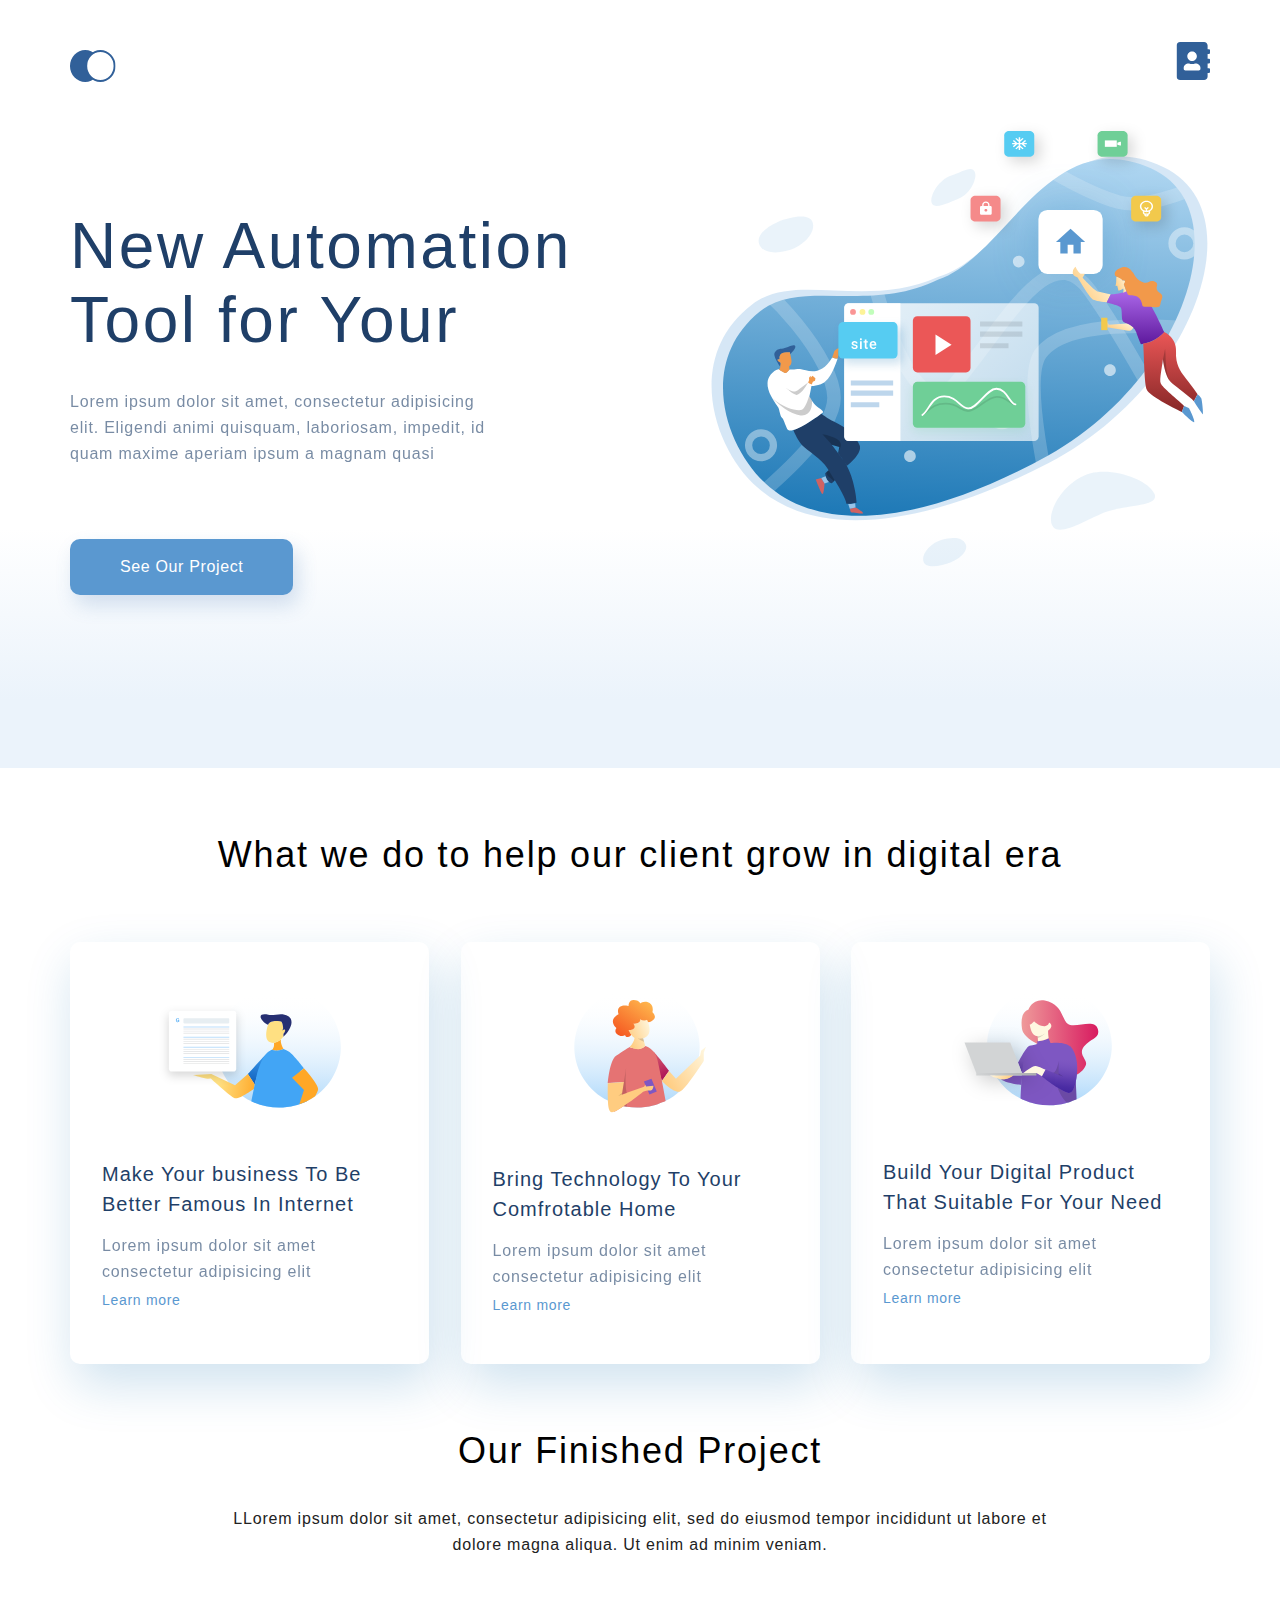
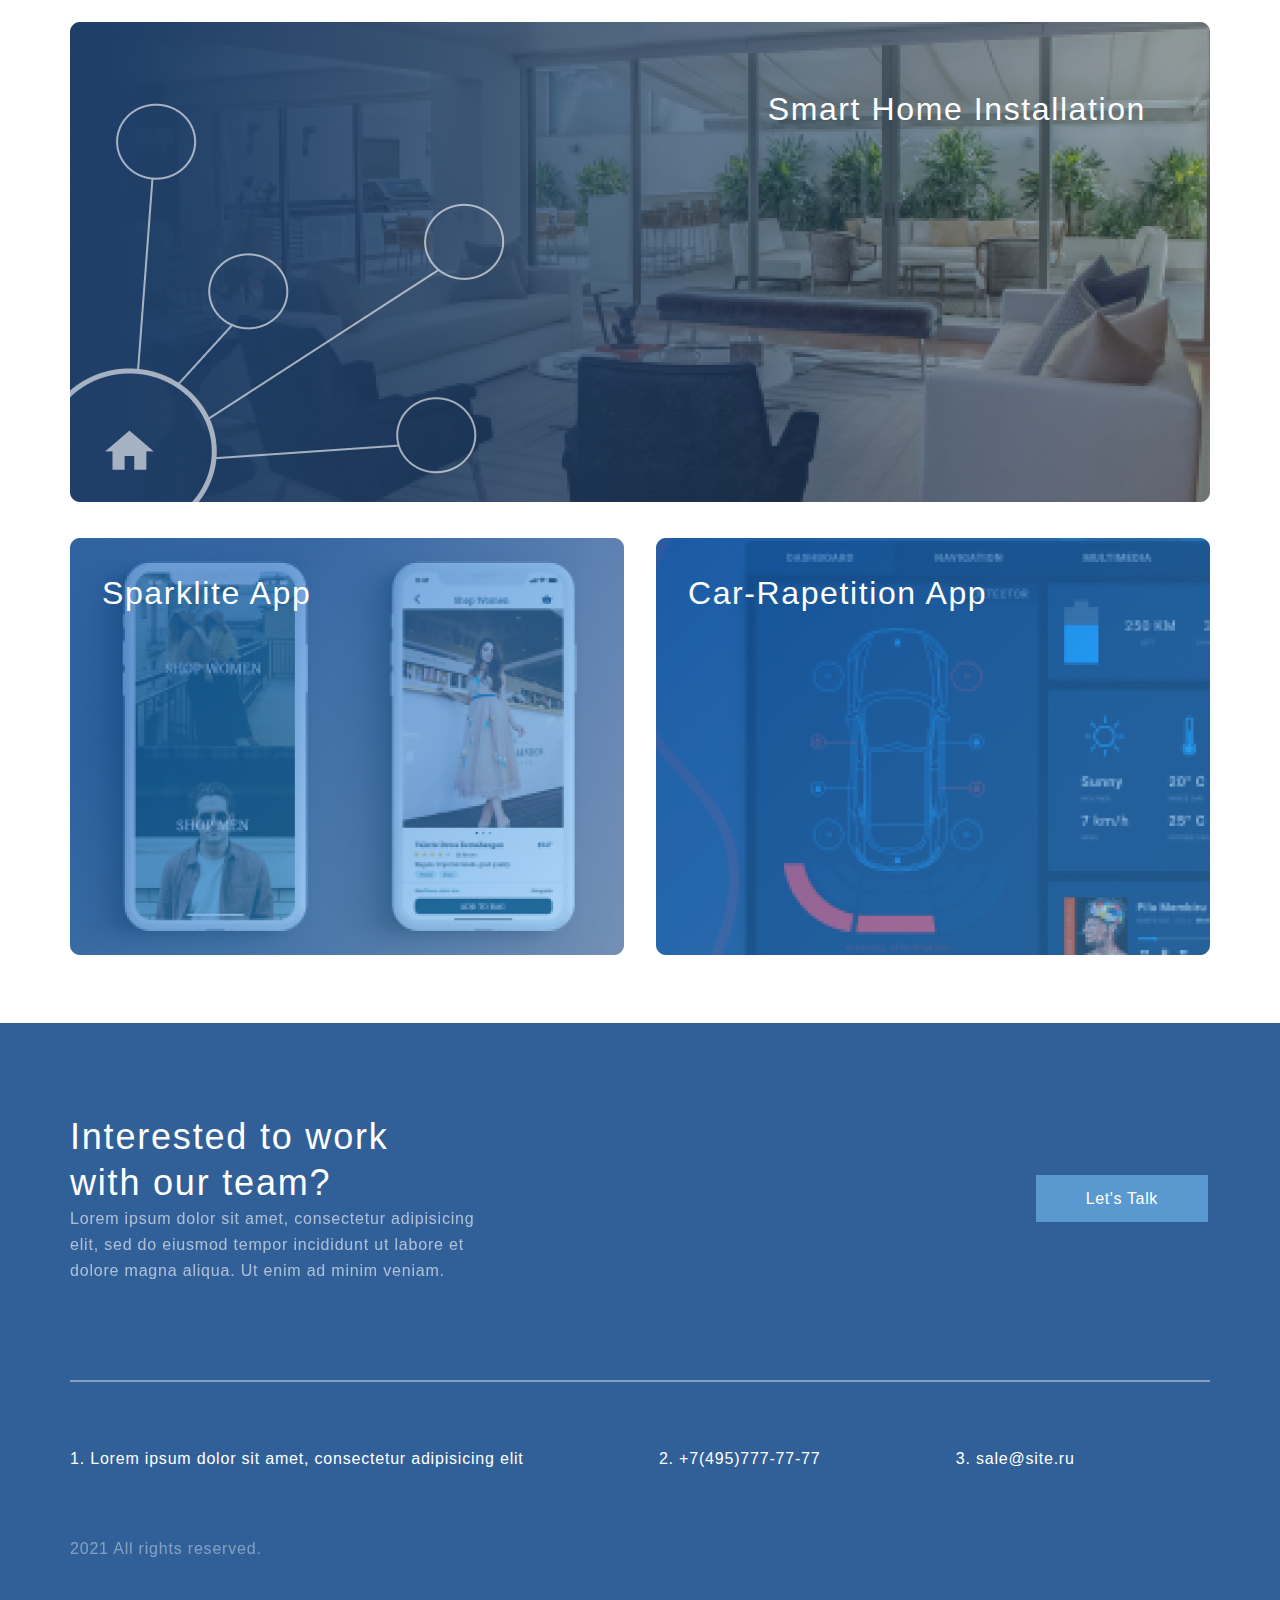
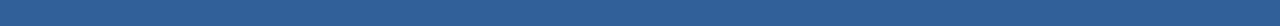
<file: index.html>
<!DOCTYPE html>
<html lang="en">

<head>
    <meta charset="UTF-8">
    <meta http-equiv="X-UA-Compatible" content="IE=edge">
    <meta name="viewport" content="width=device-width, initial-scale=1.0">
    <title>Site</title>
    <link rel="stylesheet" href="styles.css">
</head>

<body>
    <div class="top">
        <div class="container top__box">
            <ul class="header">
                <li><a href="index.html"><img src="images/logo.svg" alt="Main"></a></li>
                <li><a href="contacts.html"><img src="images/contacts.svg" alt="contacts"></a></li>
            </ul>
            <div class="top__info">
                <h1 class="top__heading">New Automation Tool for Your </h1>
                <p class="text top__text">Lorem ipsum dolor sit amet, consectetur adipisicing elit. Eligendi animi
                    quisquam,
                    laboriosam, impedit, id quam maxime aperiam ipsum a magnam quasi</p>
                <a href="#" class="top__button">See Our Project</a>
            </div>
        </div>
    </div>

    <div class="what-we-do container">
        <h3 class="heading">What we do to help our client grow in digital era</h3>
        <div class="card-box">
            <div class="card">
                <img class="card__img" src="images/card1.svg" alt="img">
                <h4 class="heading-mini">Make Your business To Be
                    Better Famous In Internet</h4>
                <p class="text">Lorem ipsum dolor sit amet consectetur adipisicing elit</p>
                <a href="#" class="card__link">Learn more</a>
            </div>
            <div class="card">
                <img class="card__img" src="images/card2.svg" alt="img">
                <h4 class="heading-mini">Bring Technology To Your
                    Comfrotable Home</h4>
                <p class="text">Lorem ipsum dolor sit amet consectetur adipisicing elit</p>
                <a href="#" class="card__link">Learn more</a>
            </div>
            <div class="card">
                <img class="card__img" src="images/card3.svg" alt="img">
                <h4 class="heading-mini">Build Your Digital Product
                    That Suitable For Your Need</h4>
                <p class="text">Lorem ipsum dolor sit amet consectetur adipisicing elit</p>
                <a href="#" class="card__link">Learn more</a>
            </div>
        </div>
    </div>

    <div class="project container">
        <h3 class="heading">Our Finished Project</h3>
        <p class="text text_project">LLorem ipsum dolor sit amet, consectetur adipisicing elit, sed do eiusmod tempor
            incididunt ut labore et dolore magna aliqua. Ut enim ad minim veniam.
        </p>
        <div class="project__item">
            <img class="project__img" src="images/project1.png" alt="project1">
            <p class="project__text">Smart Home Installation</p>
        </div>
        <div class="project__parent">
            <div class="project__item">
                <img class="project__img" src="images/project2.png" alt="project2">
                <p class="project__text project__text_mini">Sparklite App</p>
            </div>
            <div class="project__item">
                <img class="project__img" src="images/project3.png" alt="project3">
                <p class="project__text project__text_mini">Car-Rapetition App</p>
            </div>
        </div>
    </div>


    <div class="footer">
        <div class="container">
            <div class="footer__info">
                <div class="footer__info__box">
                    <h3 class="heading footer__heading">Interested to work with our team?</h3>
                    <p class="text footer__text">Lorem ipsum dolor sit amet, consectetur adipisicing elit, sed do
                        eiusmod tempor incididunt ut labore et dolore magna aliqua. Ut enim ad minim veniam.</p>
                </div>
                <div class="footer__info__box">
                    <a href="#" class="footer__button">Let's Talk</a>
                </div>
            </div>
            <hr class="footer__hr">
            <div class="footer__contacts">
                <ul class="contacts">
                    <li class="contacts__li">Lorem ipsum dolor sit amet, consectetur adipisicing elit</li>
                    <li class="contacts__li"><a class="contacts__links" href="tel:+7(495)777-77-77">+7(495)777-77-77</a>
                    </li>
                    <li class="contacts__li"><a class="contacts__links" href="mailto:sale@site.ru">sale@site.ru</a></li>
                </ul>
                <p class="text rights">2021 All rights reserved.</p>
            </div>
        </div>
    </div>
</body>

</html>
</file>
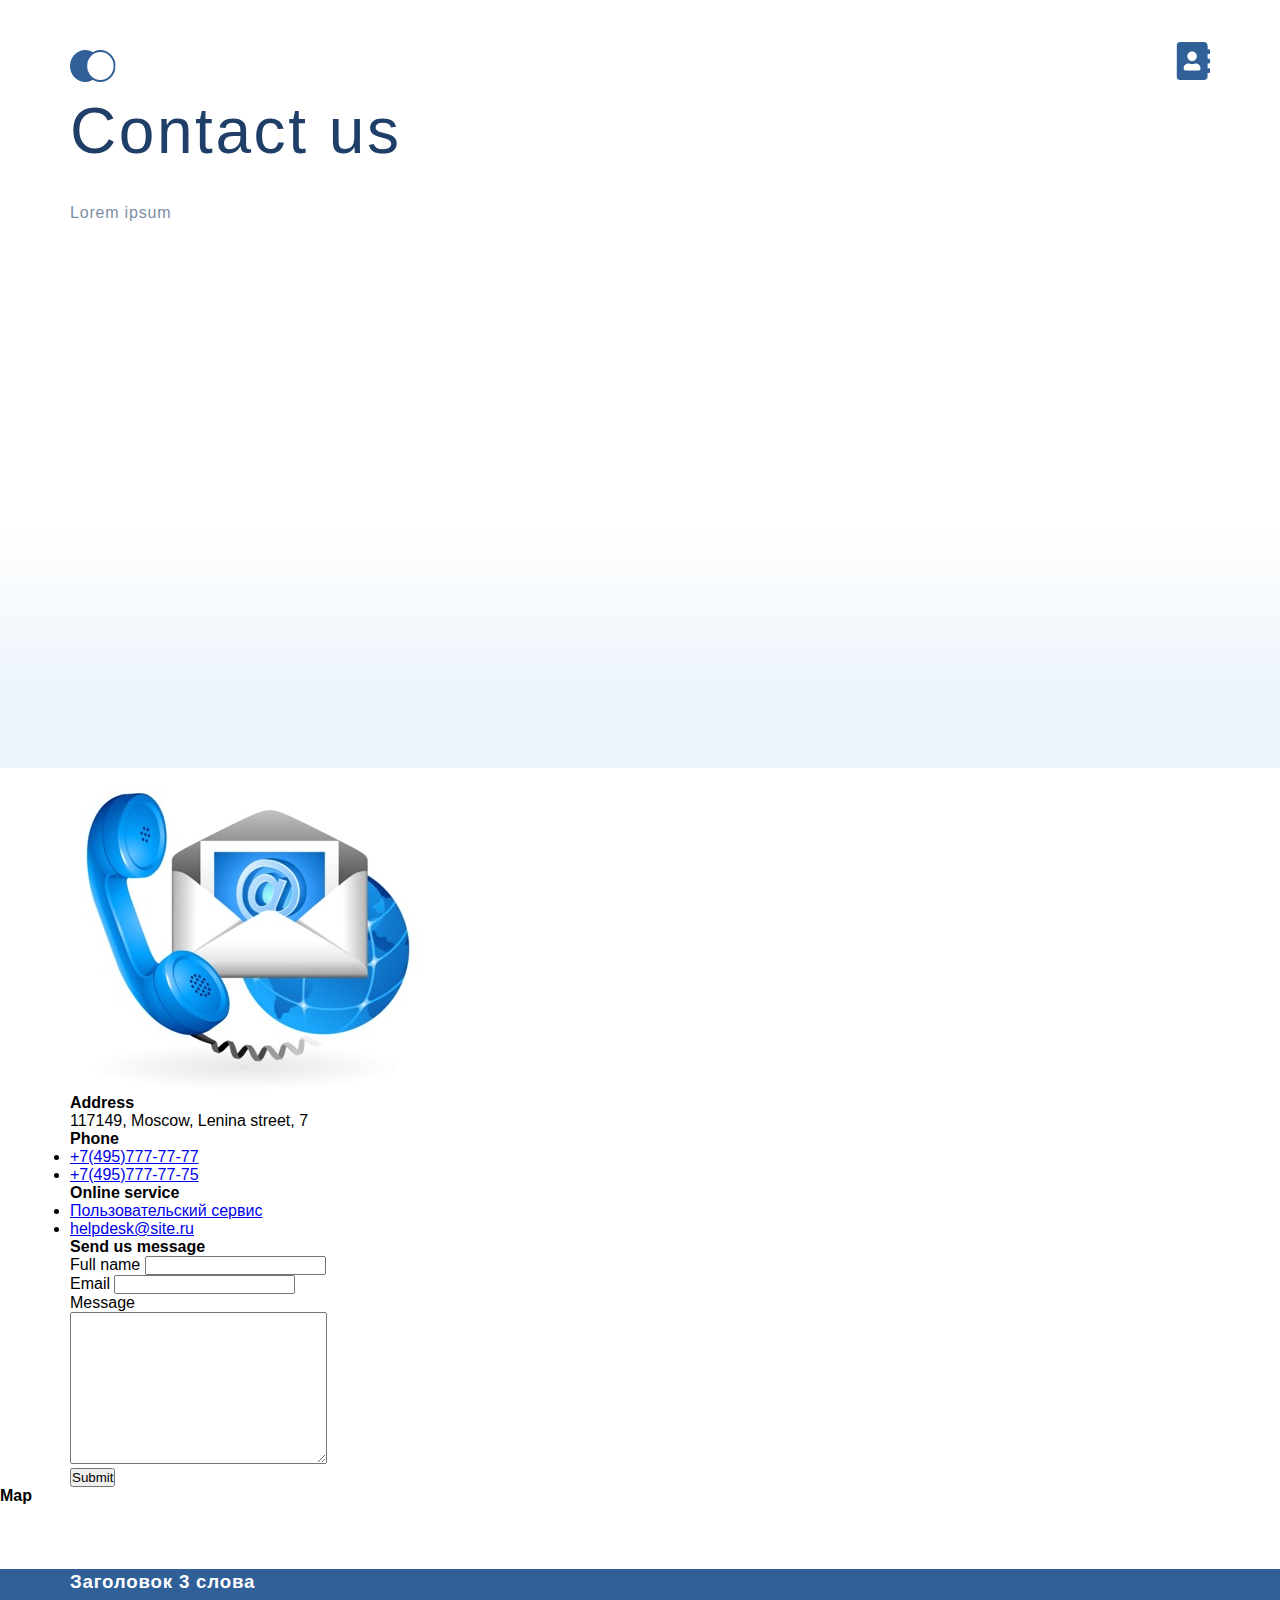
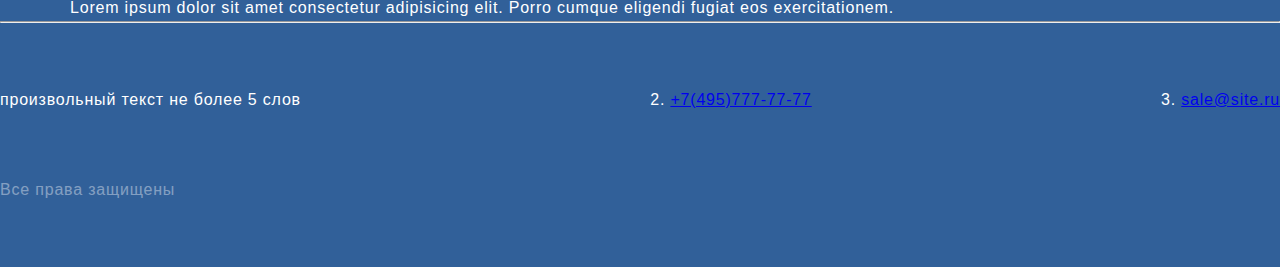
<file: contacts.html>
<!DOCTYPE html>
<html lang="en">

<head>
    <meta charset="UTF-8">
    <meta http-equiv="X-UA-Compatible" content="IE=edge">
    <meta name="viewport" content="width=device-width, initial-scale=1.0">
    <title>Contacts</title>
    <link rel="stylesheet" href="styles.css">
</head>

<body>
    <div class="top">
        <div class="container top__box">
            <ul class="header">
                <li><a href="index.html"><img src="images/logo.svg" alt="Main"></a></li>
                <li></li><a href="contacts.html"><img src="images/contacts.svg" alt="contacts"></a></li>
            </ul>
            <div class="contacts-top__info">
                <h2 class="top__heading">Contact us</h2>
                <p class="text">Lorem ipsum</p>
            </div>
        </div>
    </div>

    <div class="container">
        <div class="blocks_of_data justify_center">
            <div class="block_of_data">
                <img src="images/contacts.jpg" alt="contacts">
                <h4 class="header4">Address</h4>
                <p class="paragraf">117149, Moscow, Lenina street, 7</p>
                <h4 class="header4">Phone</h4>
                <p class="paragraf">
                <ul>
                    <li><a href="tel:+7(495)777-77-77">+7(495)777-77-77</a></li>
                    <li><a href="tel:+7(495)777-77-77">+7(495)777-77-75</a></li>
                </ul>
                </p>
                <h4 class="header4">Online service</h4>
                <p class="paragraf">
                <ul>
                    <li><a href="https://service.site.ru">Пользовательский сервис</a></li>
                    <li><a href="mailto:helpdesk@site.ru">helpdesk@site.ru</a></li>
                </ul>
                </p>
            </div>
            <div class="block_of_data">
                <h4 class="header4">Send us message</h4>
                Full name <input class="inputtext" type="text" name="fullName" id="fullName"><br>
                Email <input class="inputtext" type="email" name="email" id="email"><br>
                Message <br>
                <textarea class="inputtext" name="messageArea" id="message" cols="30" rows="10"></textarea><br>
                <button class="buttons" type="submit">Submit</button><br>
            </div>
        </div>
    </div>
    <div class="context_block center map">
        <h4 class="header4">Map</h4>
        <script type="text/javascript" charset="utf-8" async
            src="https://api-maps.yandex.ru/services/constructor/1.0/js/?um=mymaps%3AOn9N67WWpxLoqGMQB6RBcHaVUMWiYKyo&amp;width=100%25&amp;height=240&amp;lang=ru_RU&amp;scroll=true"></script>
    </div>
    <div class="footer">
        <div class="container">
            <div class="inner_context">
                <h3 class="header3">Заголовок 3 слова</h3>
                <p class="paragraf">Lorem ipsum dolor sit amet consectetur adipisicing elit. Porro cumque eligendi
                    fugiat
                    eos
                    exercitationem.
                </p>
            </div>
        </div>
        <hr>
        <div class="context_block">
            <ul class="contacts">
                <li>произвольный текст не более 5 слов</li>
                <li><a href="tel:+7(495)777-77-77">+7(495)777-77-77</a></li>
                <li><a href="mailto:sale@site.ru">sale@site.ru</a></li>
                </li>
            </ul>
            <div class="rights">
                <p class="paragraf">Все права защищены</p>
            </div>
        </div>
    </div>
</body>

</html>
</file>
<file: styles.css>
* {
    margin: 0px;
    padding: 0px;
}

/*
div {
    border: 1px solid #356ead;
}
*/

body {
    font-family: sans-serif;
}

.container { 
    max-width: 1140px; 
    margin: 0 auto; 
}

.top__box {
    display: flex;
    flex-direction: column;
    height: 100%;
}

.header {
    display: flex;
    justify-content: space-between;
    list-style-type: none;
    padding-top: 42px;
}

.top{
    min-height: 768px;
    background: linear-gradient(0deg, #EBF3FB 8.84%, rgba(152, 195, 232, 0) 31.12%);
}

.top__info {
    padding-top: 115px;
    flex-grow: 1;
    background-image: url(images/top__back.svg);
    background-repeat: no-repeat;
    background-position: right center ;
    background-size: 44%;
}

.top__heading {
    width: 510px;
    font-size: 64px;
    color: #1F3F68;
    font-weight: 300;
    line-height: 74px;
    letter-spacing: 0.04em;
    margin-bottom: 32px;
}

.top__text {
    width: 425px;
}

.top__button {
    font-size: 16px;
    line-height: 26px;
    text-align: center;
    letter-spacing: 0.04em;
    color: #FFFFFF;
    background: #5A98D0;
    box-shadow: 5px 10px 20px rgba(53, 110, 173, 0.2);
    border-radius: 10px;
    padding: 15px 50px;
    text-decoration: none;
    display: inline-block;
    margin-top: 72px;
}

.heading-contacts {
    font-weight: 500;
    font-size: 44px;
    text-align: center;
}

.heading {
    text-align: center;
    font-size: 36px;
    line-height: 46px;
    letter-spacing: 0.05em;
    color: #000000;
    font-style: normal;
    font-weight: 300;
}

.what-we-do{
    padding-top: 64px;
}

.heading-mini {
    font-size: 20px;
    line-height: 30px;
    font-style: normal;
    font-weight: normal;
    color: #1F3F68;
    letter-spacing: 0.05em;
    margin-bottom: 14px;
}

.text {
    font-size: 16px; 
    line-height: 26px;
    color: #1F3F68;
    letter-spacing: 0.05em;
    opacity: 0.6;
}

.text_project {
    width: 75%;
    margin: 32px auto 64px;
    color: #222222;
    opacity: 1;
    text-align: center;
}

.card-box {
    display: flex;
    justify-content: space-between;
    padding-top: 64px;
    padding-bottom: 64px;
}

.card {
    width: 359px;
    padding:  44px 32px;
    box-sizing: border-box;
    box-shadow: 5px 20px 50px rgba(16, 112, 177, 0.2);
    border-radius: 10px;
    color: #FFFFFF;
    display: flex;
    flex-direction: column;
} 

.card__img {
    align-self: center;
    margin-bottom: 51px;
}

.card__link{
    font-size: 14px;
    line-height: 30px;
    letter-spacing: 0.05em;
    color: #5A98D0;
    text-decoration: none;
}

.project__item {
    position: relative;
    flex-grow: 1;
}

.project__parent {
    position: relative;
    display: flex;
    justify-content: space-between;
    margin-top: 32px;
} 
 
.project__img{
    width: 100%;
 }

.project__text {
    font-size: 32px;
    line-height: 46px;
    text-align: right;
    letter-spacing: 0.05em;
    color: #FFFFFF;
    position: absolute;
    top: 64px;
    right: 64px;
    font-weight: 300;
}

.project__text_mini {
    right: auto;
    left: 32px;
    top: 32px;
    text-align: left;
}

.project__parent > .project__item:first-of-type {
    margin-right: 32px;
} 

.main {
    display: flex;
}

.footer {
    background: #316099;
    margin-top: 64px;
    font-size: 16px;
    line-height: 26px;
    letter-spacing: 0.05em;
    color: #FFFFFF;
}

.footer__info{
    padding-top: 91px;
    padding-bottom: 96px;
    display: flex;
    flex-direction: row;
    align-items: center;
    justify-content: space-between;
}

.footer__info__box{
    height: 100%;
}


.footer__heading {
    font-style: normal;
    font-weight: normal;
    width: 341px;
    font-size: 36px;
    line-height: 46px;
    letter-spacing: 0.05em;
    color: #FFFFFF;
    text-align: left;
}

.footer__text {
    width: 425px;
    opacity: 0.6;
    color: #FFFFFF;
}

.footer__button {
    font-size: 16px;
    line-height: 26px;
    text-align: center;
    letter-spacing: 0.04em;
    color: #FFFFFF;
    background: #5A98D0;
    padding: 15px 50px;
    text-decoration: none;
    margin-right: 2px;
    width: fit-content;
}

.footer__hr {
    height: 0px;
    left: 0px;
    opacity: 0.4;
    border: 0.5px solid #FFFFFF;
}

.footer__contacts{
    display: flex;
    flex-direction: column;
    height: 100%;
}

.contacts {
    display: flex;
    justify-content:space-between;
    list-style-type:decimal;
    padding-top: 64px;
    padding-bottom: 64px;
}

.input-text {
    border: 1px solid #356ead;
    box-sizing: border-box;
    border-radius: 10px;
    opacity: 0.4;
}

.contacts__li{
    list-style-position:inside;
    flex-grow: 1;
    letter-spacing: 0.05em;
}

.contacts__links{
    color: #FFFFFF;
    text-decoration: none;
}

.rights{
    padding-bottom: 64px;
    letter-spacing: 0.05em;
    color: #FFFFFF;
    opacity: 0.4;
}

.button-submit {
    background: #5098D0;
    box-shadow: 5px 20px 50px rgba(16, 112, 177, 0.2);
    border-radius: 10px;
    font-weight: 500;
    font-size: 16px;
    line-height:  26px;
    text-align: center;
    color: #FFFFFF;
    text-transform: uppercase;
}

@media(max-width: 1024px){
    .container {
        padding-left: 32px;
        padding-right: 32px;
    }

    .top__info {
        background-position: right 20px bottom 20px;
    }

    .card-box {
        flex-direction: column;
        align-items: center;
    }

    .card {
         margin-bottom: 32px;
    }

    .footer__info{
        padding-top: 47px;
        padding-bottom: 44px;
        padding-left: 92px;
    }

    .footer__text {
        width: 336px;
        font-size: 16px;
        line-height: 26px;
    }

    .footer__button {
        padding: 5px 25px;
        font-size: 16px;
        margin-right: 92px;
    }

    .footer__contacts{
        padding-left: 92px;
    }

    .contacts {
        flex-direction: column;
    }

}

@media(max-width: 667px){
    .header{
        padding-top: 24px;
    }

    .top{
        min-height: 376px;
        padding-bottom: 41px;
        box-sizing: border-box;
    }
 
    .top__heading {
        width: 100%;
        font-size: 32px;
        line-height: 37px;
        margin-bottom: 12px;
        text-align: center;
    }
    
    .top__text{
        width: 100%;
        text-align: center;
    }

    .top__info {
        padding-top: 36px;
        display: flex;
        flex-direction: column;
        align-items: center; 
        background-image: none;
    }

    .top__button {
        font-size:12px;
        line-height: 26px;
        padding: 0 8px;
    }

    .heading {
        font-size: 24px;
        line-height: 28px;
    }

    .what-we-do {
        padding-top: 48px;
    }

    .card-box{
        padding-top: 32px;
    }
 
    .card{
        width: 100%;
    }

    .text_project{
        width: 100%;
    }

    .project__text{
        font-size: 16px;
        line-height: 19px;
        top: 16px;
        right: 16px;
    }

    .project__text_mini {
        left: 16px;
    }

    .project__parent {
        flex-direction: column;
        margin-top: 16px;
    }

    .project__parent > .project__item:first-of-type {
        margin-right: 0;
        margin-bottom: 16px;
    } 

    .footer__info{
        display: flex;
        flex-direction: column;
        align-items: center; 
        text-align: center;
        padding-left: 16px;
        justify-content:space-between;
    }

    .footer__text {
        width: 100%;
        text-align: center;
    }

    .footer__heading{
        width: 100%;
    }

    .footer__button {
        padding: 5px 25px;
        justify-content: center;
    }

    .footer__contacts{
        padding-left: 16px;
    }


}
</file>
